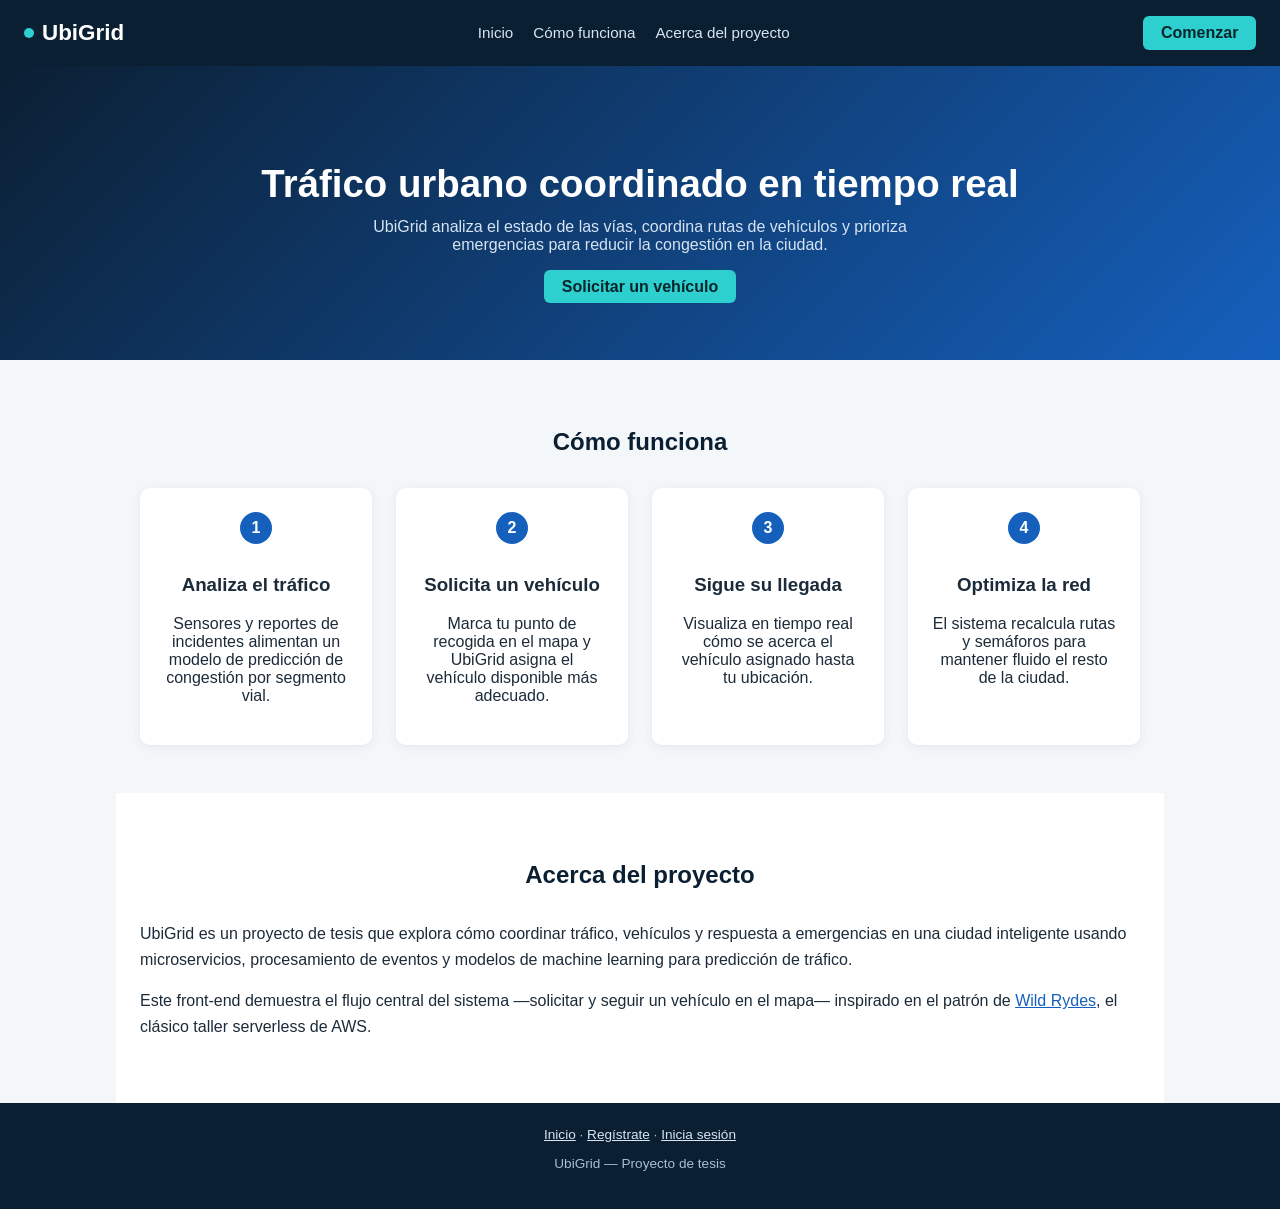
<file: ubigrid/src/main/resources/static/index.html>
<!DOCTYPE html>
<html lang="es">
<head>
  <meta charset="utf-8">
  <meta name="viewport" content="width=device-width, initial-scale=1">
  <title>UbiGrid</title>
  <meta name="description" content="UbiGrid: análisis de tráfico y coordinación de vehículos para smart cities.">
  <link rel="stylesheet" href="css/main.css">
</head>
<body class="page-home">

  <header class="site-header">
    <a class="brand" href="index.html"><span class="dot"></span> UbiGrid</a>
    <nav class="site-nav">
      <ul>
        <li><a href="index.html">Inicio</a></li>
        <li><a href="#how-it-works">Cómo funciona</a></li>
        <li><a href="#about">Acerca del proyecto</a></li>
      </ul>
    </nav>
    <a class="btn-cta" href="register.html">Comenzar</a>
  </header>

  <section class="hero">
    <h1>Tráfico urbano coordinado en tiempo real</h1>
    <p>UbiGrid analiza el estado de las vías, coordina rutas de vehículos y prioriza emergencias para reducir la congestión en la ciudad.</p>
    <a class="btn-cta" href="register.html">Solicitar un vehículo</a>
  </section>

  <section id="how-it-works" class="section">
    <h2>Cómo funciona</h2>
    <div class="how-it-works">
      <div class="card">
        <span class="step">1</span>
        <h3>Analiza el tráfico</h3>
        <p>Sensores y reportes de incidentes alimentan un modelo de predicción de congestión por segmento vial.</p>
      </div>
      <div class="card">
        <span class="step">2</span>
        <h3>Solicita un vehículo</h3>
        <p>Marca tu punto de recogida en el mapa y UbiGrid asigna el vehículo disponible más adecuado.</p>
      </div>
      <div class="card">
        <span class="step">3</span>
        <h3>Sigue su llegada</h3>
        <p>Visualiza en tiempo real cómo se acerca el vehículo asignado hasta tu ubicación.</p>
      </div>
      <div class="card">
        <span class="step">4</span>
        <h3>Optimiza la red</h3>
        <p>El sistema recalcula rutas y semáforos para mantener fluido el resto de la ciudad.</p>
      </div>
    </div>
  </section>

  <section id="about" class="section about">
    <h2>Acerca del proyecto</h2>
    <p>
      UbiGrid es un proyecto de tesis que explora cómo coordinar tráfico, vehículos y respuesta a emergencias
      en una ciudad inteligente usando microservicios, procesamiento de eventos y modelos de machine learning
      para predicción de tráfico.
    </p>
    <p>
      Este front-end demuestra el flujo central del sistema —solicitar y seguir un vehículo en el mapa—
      inspirado en el patrón de <a href="https://github.com/nduran06/AWS-wildrydes-site" target="_blank" rel="noopener">Wild Rydes</a>,
      el clásico taller serverless de AWS.
    </p>
  </section>

  <footer class="site-footer">
    <nav>
      <a href="index.html">Inicio</a> ·
      <a href="register.html">Regístrate</a> ·
      <a href="signin.html">Inicia sesión</a>
    </nav>
    <p>UbiGrid — Proyecto de tesis</p>
  </footer>

</body>
</html>
</file>
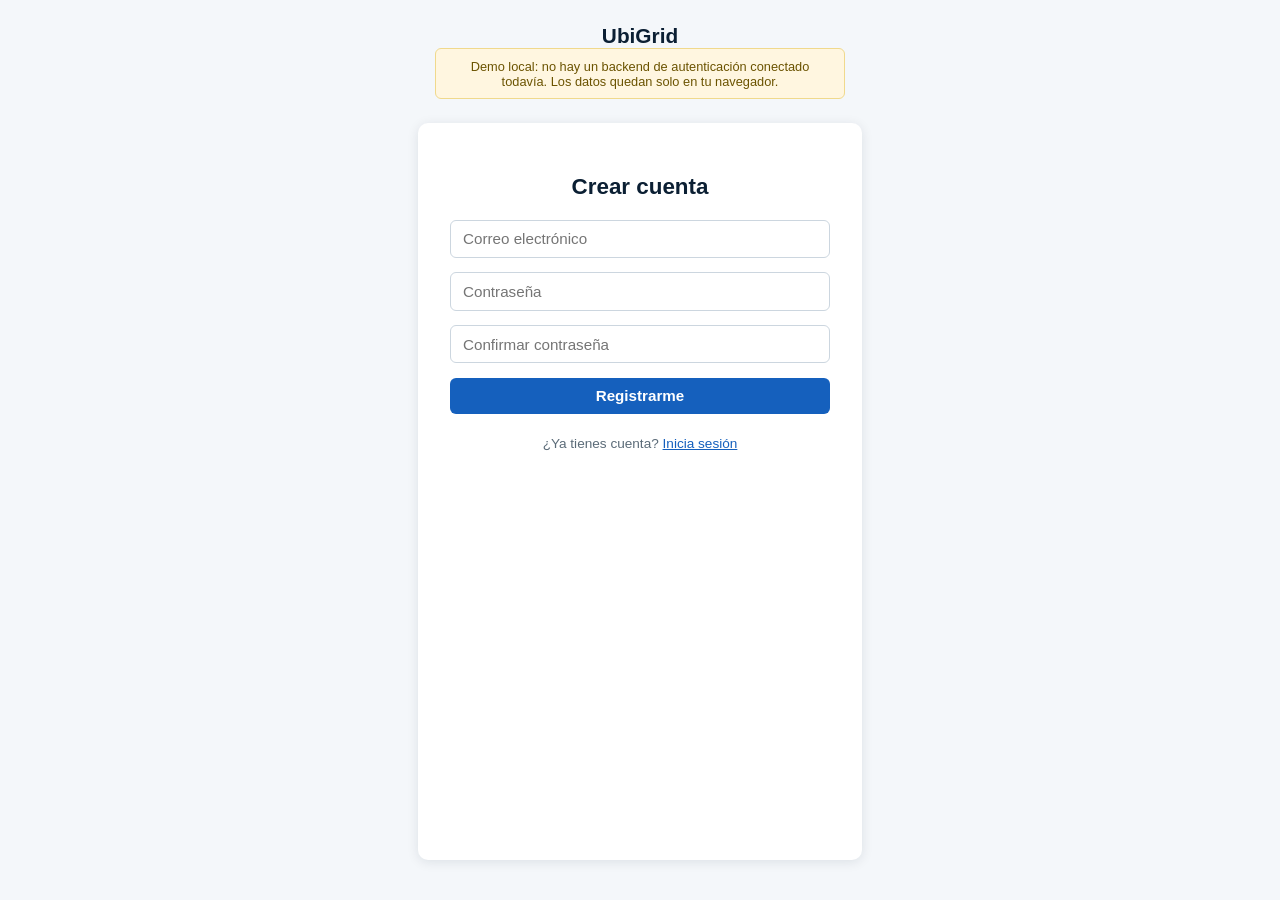
<file: ubigrid/src/main/resources/static/register.html>
<!DOCTYPE html>
<html lang="es">
<head>
  <meta charset="utf-8">
  <meta name="viewport" content="width=device-width, initial-scale=1">
  <title>UbiGrid — Registro</title>
  <link rel="stylesheet" href="css/auth.css">
</head>
<body class="auth-page">

  <div class="auth-header">
    <a href="index.html">UbiGrid</a>
  </div>

  <div class="mock-banner">
    Demo local: no hay un backend de autenticación conectado todavía. Los datos quedan solo en tu navegador.
  </div>

  <section class="form-wrap">
    <h1>Crear cuenta</h1>
    <form id="registerForm">
      <input type="email" id="email" placeholder="Correo electrónico" required>
      <input type="password" id="password" placeholder="Contraseña" required>
      <input type="password" id="password2" placeholder="Confirmar contraseña" required>
      <input type="submit" value="Registrarme">
    </form>
    <p class="hint">¿Ya tienes cuenta? <a href="signin.html">Inicia sesión</a></p>
  </section>

  <script src="js/auth.js"></script>
  <script>
    document.getElementById('registerForm').addEventListener('submit', function onSubmit(event) {
      event.preventDefault();
      var email = document.getElementById('email').value;
      var password = document.getElementById('password').value;
      var password2 = document.getElementById('password2').value;

      if (password !== password2) {
        alert('Las contraseñas no coinciden.');
        return;
      }

      try {
        var code = UbiGrid.auth.register(email, password);
        alert('Registro exitoso. Tu código de verificación (simulado) es: ' + code);
        window.location.href = 'verify.html?email=' + encodeURIComponent(email);
      } catch (err) {
        alert(err.message);
      }
    });
  </script>
</body>
</html>
</file>
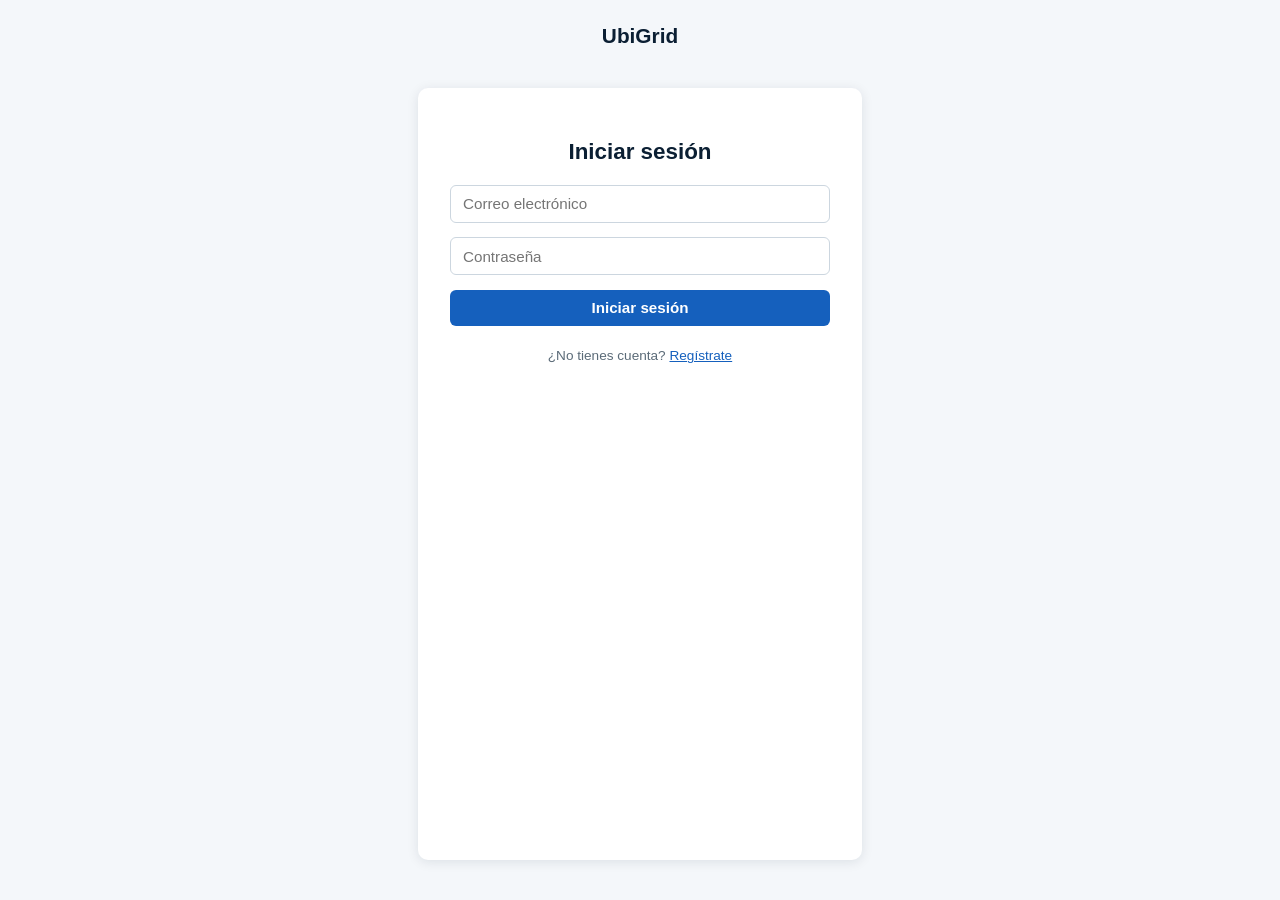
<file: ubigrid/src/main/resources/static/signin.html>
<!DOCTYPE html>
<html lang="es">
<head>
  <meta charset="utf-8">
  <meta name="viewport" content="width=device-width, initial-scale=1">
  <title>UbiGrid — Iniciar sesión</title>
  <link rel="stylesheet" href="css/auth.css">
</head>
<body class="auth-page">

  <div class="auth-header">
    <a href="index.html">UbiGrid</a>
  </div>

  <section class="form-wrap">
    <h1>Iniciar sesión</h1>
    <form id="signinForm">
      <input type="email" id="email" placeholder="Correo electrónico" required>
      <input type="password" id="password" placeholder="Contraseña" required>
      <input type="submit" value="Iniciar sesión">
    </form>
    <p class="hint">¿No tienes cuenta? <a href="register.html">Regístrate</a></p>
  </section>

  <script src="js/auth.js"></script>
  <script>
    document.getElementById('signinForm').addEventListener('submit', function onSubmit(event) {
      event.preventDefault();
      var email = document.getElementById('email').value;
      var password = document.getElementById('password').value;

      try {
        UbiGrid.auth.signIn(email, password);
        window.location.href = 'request.html';
      } catch (err) {
        alert(err.message);
      }
    });
  </script>
</body>
</html>
</file>
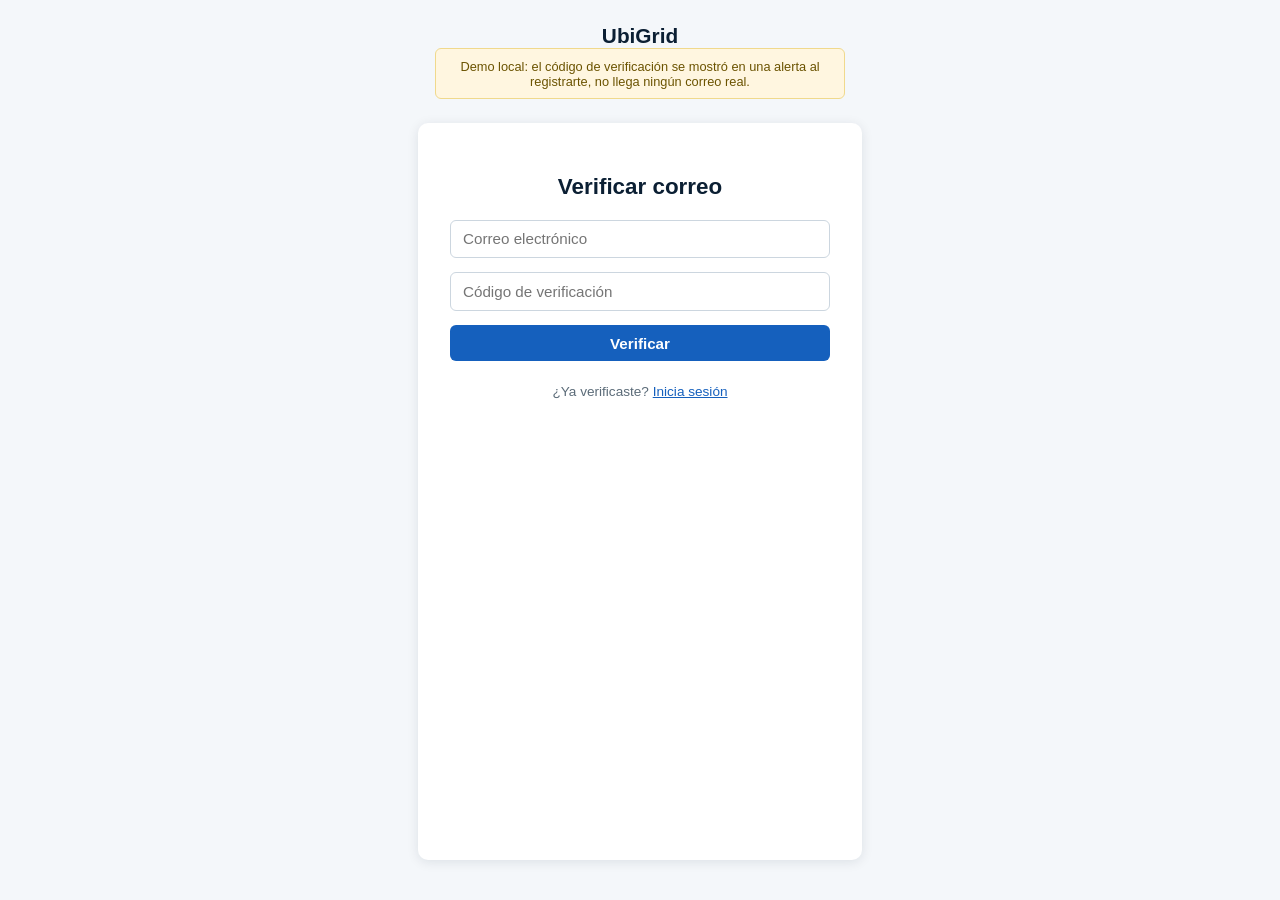
<file: ubigrid/src/main/resources/static/verify.html>
<!DOCTYPE html>
<html lang="es">
<head>
  <meta charset="utf-8">
  <meta name="viewport" content="width=device-width, initial-scale=1">
  <title>UbiGrid — Verificar correo</title>
  <link rel="stylesheet" href="css/auth.css">
</head>
<body class="auth-page">

  <div class="auth-header">
    <a href="index.html">UbiGrid</a>
  </div>

  <div class="mock-banner">
    Demo local: el código de verificación se mostró en una alerta al registrarte, no llega ningún correo real.
  </div>

  <section class="form-wrap">
    <h1>Verificar correo</h1>
    <form id="verifyForm">
      <input type="email" id="email" placeholder="Correo electrónico" required>
      <input type="text" id="code" placeholder="Código de verificación" required>
      <input type="submit" value="Verificar">
    </form>
    <p class="hint">¿Ya verificaste? <a href="signin.html">Inicia sesión</a></p>
  </section>

  <script src="js/auth.js"></script>
  <script>
    var params = new URLSearchParams(window.location.search);
    if (params.get('email')) {
      document.getElementById('email').value = params.get('email');
    }

    document.getElementById('verifyForm').addEventListener('submit', function onSubmit(event) {
      event.preventDefault();
      var email = document.getElementById('email').value;
      var code = document.getElementById('code').value;

      try {
        UbiGrid.auth.verify(email, code);
        alert('Verificación exitosa. Ahora puedes iniciar sesión.');
        window.location.href = 'signin.html';
      } catch (err) {
        alert(err.message);
      }
    });
  </script>
</body>
</html>
</file>
<file: ubigrid/src/main/resources/static/css/main.css>
:root {
  --ubigrid-navy: #0b1f33;
  --ubigrid-blue: #1560bd;
  --ubigrid-teal: #2ecfcf;
  --ubigrid-bg: #f4f7fa;
}

body {
  font-family: "Segoe UI", Roboto, Helvetica, Arial, sans-serif;
  color: #1c2b39;
  background: var(--ubigrid-bg);
  margin: 0;
}

a {
  color: var(--ubigrid-blue);
}

.site-header {
  background: var(--ubigrid-navy);
  color: #fff;
  padding: 1rem 1.5rem;
  display: flex;
  align-items: center;
  justify-content: space-between;
  flex-wrap: wrap;
}

.site-header .brand {
  font-size: 1.4rem;
  font-weight: 700;
  color: #fff;
  text-decoration: none;
  display: flex;
  align-items: center;
  gap: 0.5rem;
}

.site-header .brand .dot {
  width: 10px;
  height: 10px;
  border-radius: 50%;
  background: var(--ubigrid-teal);
  display: inline-block;
}

.site-nav ul {
  list-style: none;
  display: flex;
  gap: 1.25rem;
  margin: 0;
  padding: 0;
}

.site-nav a {
  color: #d7e4f2;
  text-decoration: none;
  font-size: 0.95rem;
}

.site-nav a:hover {
  color: #fff;
}

.btn-cta {
  background: var(--ubigrid-teal);
  color: #06262b;
  border: none;
  padding: 0.5rem 1.1rem;
  border-radius: 6px;
  font-weight: 600;
  text-decoration: none;
}

.btn-cta:hover {
  background: #26b8b8;
  color: #06262b;
}

.hero {
  background: linear-gradient(135deg, var(--ubigrid-navy), var(--ubigrid-blue));
  color: #fff;
  padding: 4rem 1.5rem;
  text-align: center;
}

.hero h1 {
  font-size: 2.4rem;
  font-weight: 700;
  margin-bottom: 0.75rem;
}

.hero p {
  max-width: 620px;
  margin: 0 auto 1.5rem;
  color: #d7e4f2;
}

.section {
  max-width: 1000px;
  margin: 0 auto;
  padding: 3rem 1.5rem;
}

.section h2 {
  text-align: center;
  margin-bottom: 2rem;
  color: var(--ubigrid-navy);
}

.how-it-works {
  display: grid;
  grid-template-columns: repeat(auto-fit, minmax(200px, 1fr));
  gap: 1.5rem;
}

.how-it-works .card {
  background: #fff;
  border-radius: 10px;
  padding: 1.5rem;
  box-shadow: 0 2px 10px rgba(11, 31, 51, 0.08);
  text-align: center;
}

.how-it-works .card .step {
  display: inline-block;
  width: 32px;
  height: 32px;
  line-height: 32px;
  border-radius: 50%;
  background: var(--ubigrid-blue);
  color: #fff;
  font-weight: 700;
  margin-bottom: 0.75rem;
}

.about {
  background: #fff;
}

.about p {
  line-height: 1.6;
}

.site-footer {
  background: var(--ubigrid-navy);
  color: #a9bdd1;
  text-align: center;
  padding: 1.5rem;
  font-size: 0.85rem;
}

.site-footer a {
  color: #d7e4f2;
}
</file>
<file: ubigrid/src/main/resources/static/css/auth.css>
body.auth-page {
  font-family: "Segoe UI", Roboto, Helvetica, Arial, sans-serif;
  background: var(--ubigrid-bg, #f4f7fa);
  margin: 0;
  min-height: 100vh;
  display: flex;
  flex-direction: column;
}

.auth-header {
  text-align: center;
  padding: 1.5rem 1rem 0;
}

.auth-header a {
  color: #0b1f33;
  text-decoration: none;
  font-size: 1.3rem;
  font-weight: 700;
}

.form-wrap {
  max-width: 380px;
  margin: 2.5rem auto;
  background: #fff;
  padding: 2rem;
  border-radius: 10px;
  box-shadow: 0 2px 12px rgba(11, 31, 51, 0.1);
  flex: 1 0 auto;
}

.form-wrap h1 {
  font-size: 1.4rem;
  margin-bottom: 1.25rem;
  color: #0b1f33;
  text-align: center;
}

.form-wrap input {
  width: 100%;
  box-sizing: border-box;
  padding: 0.6rem 0.75rem;
  margin-bottom: 0.9rem;
  border: 1px solid #ccd6df;
  border-radius: 6px;
  font-size: 0.95rem;
}

.form-wrap input[type="submit"] {
  background: #1560bd;
  color: #fff;
  border: none;
  font-weight: 600;
  cursor: pointer;
}

.form-wrap input[type="submit"]:hover {
  background: #114e9e;
}

.form-wrap p.hint {
  font-size: 0.85rem;
  color: #5b6b78;
  text-align: center;
  margin-top: 0.5rem;
}

.form-wrap p.hint a {
  color: #1560bd;
}

.mock-banner {
  max-width: 380px;
  margin: 0 auto -1rem;
  background: #fff6e0;
  border: 1px solid #f0d98c;
  color: #6b5300;
  padding: 0.6rem 0.9rem;
  border-radius: 6px;
  font-size: 0.8rem;
  text-align: center;
}
</file>
